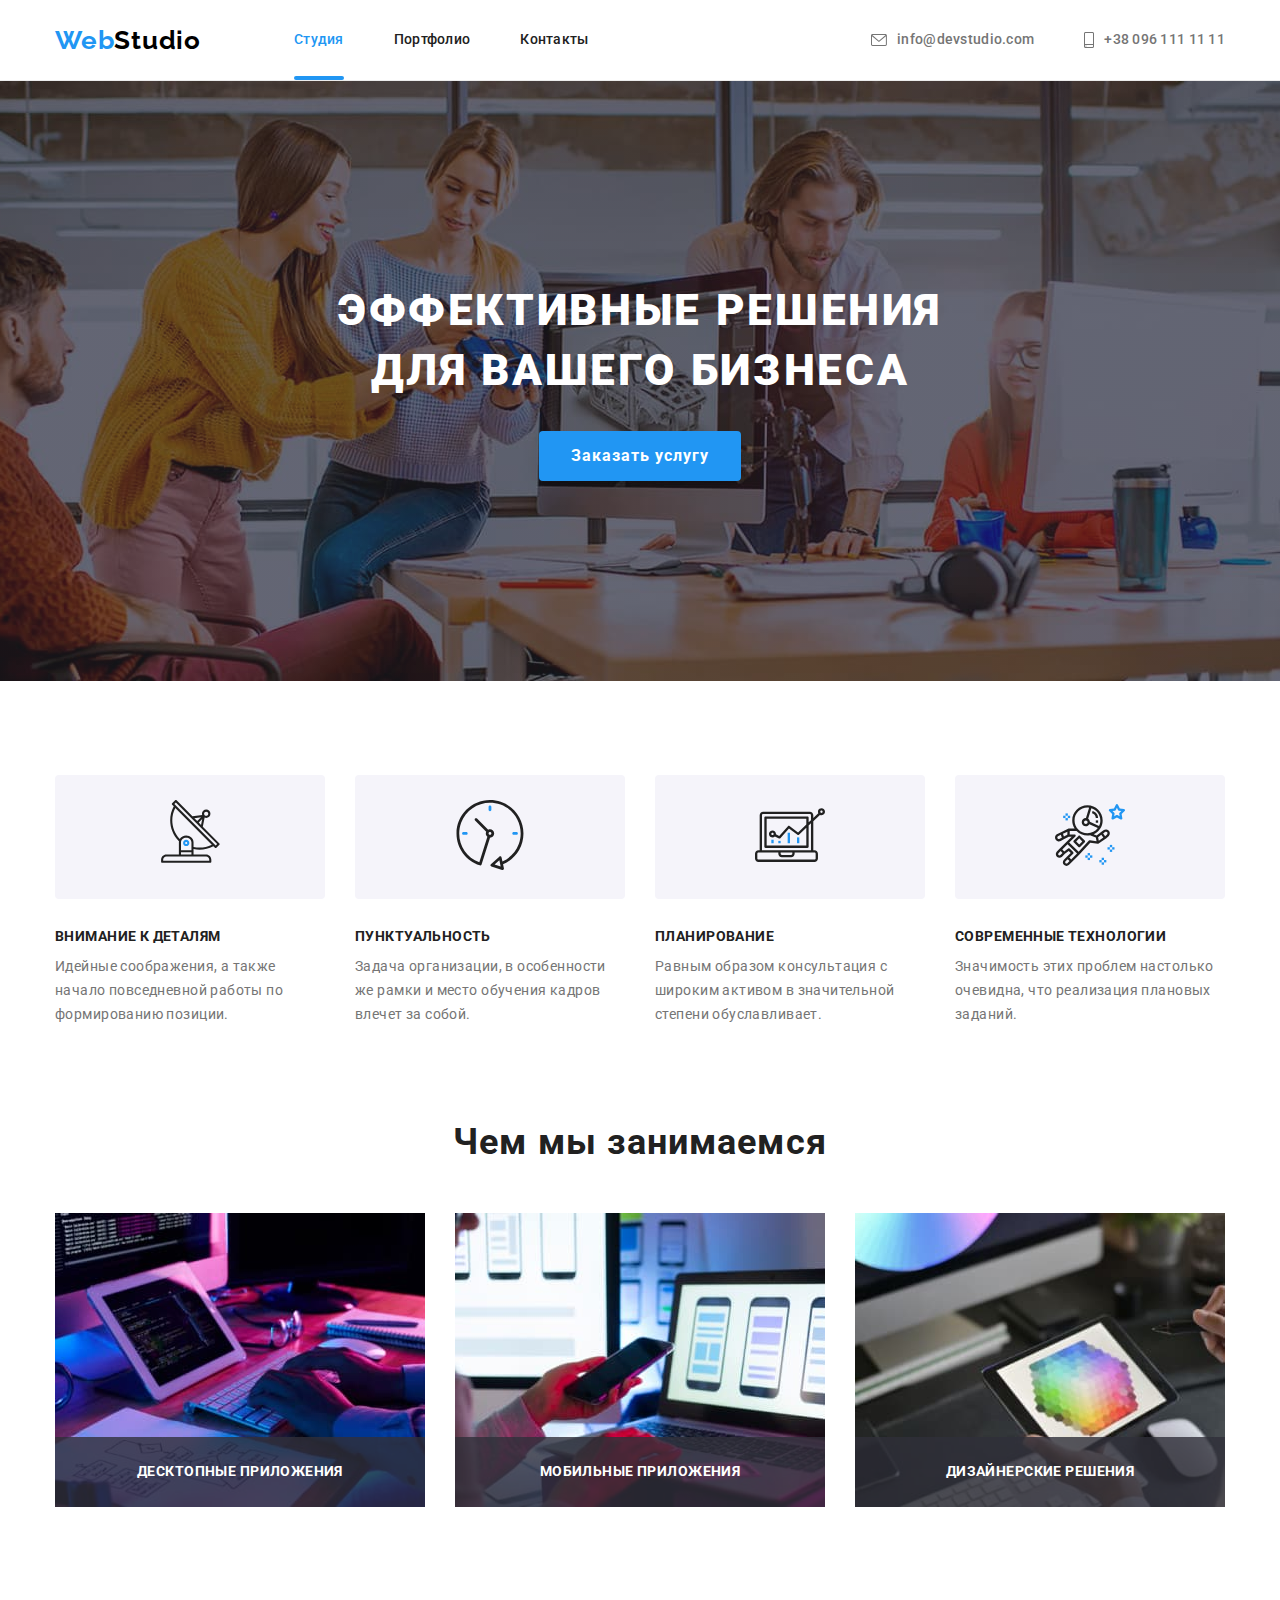
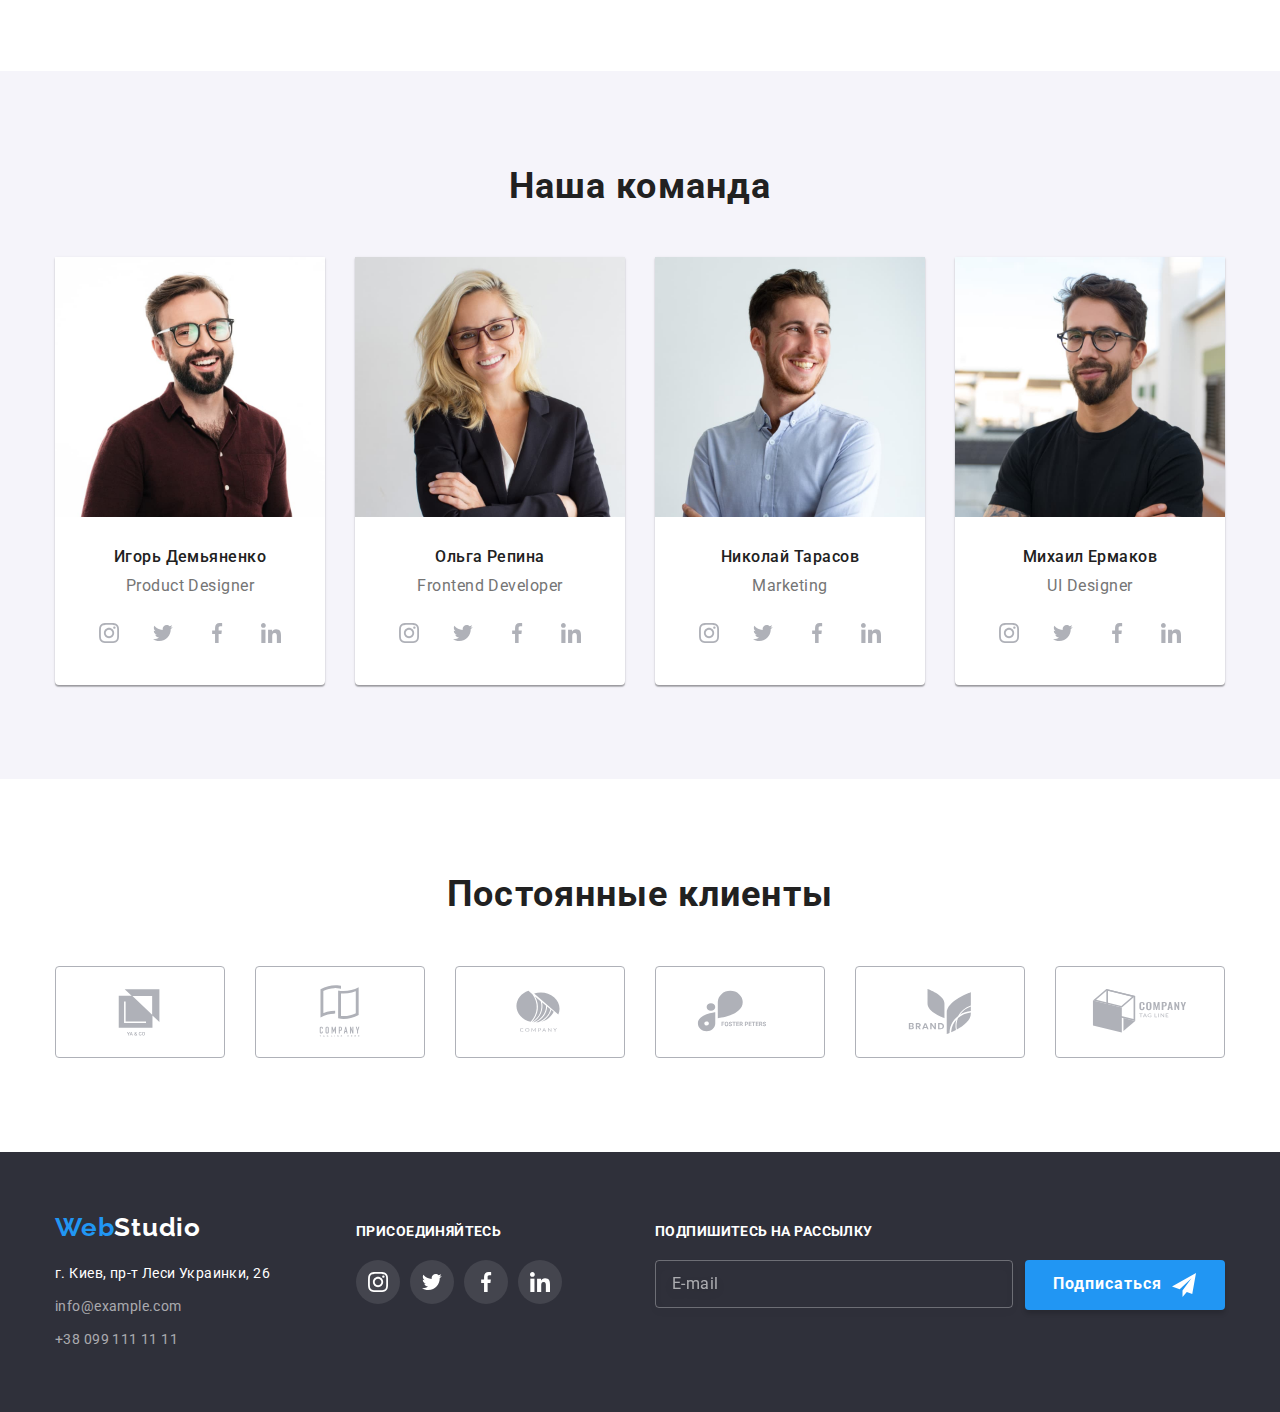
<file: index.html>
<!DOCTYPE html>
<html lang="ru">
  <head>
    <meta charset="UTF-8" />
    <meta http-equiv="X-UA-Compatible" content="IE=edge" />
    <meta name="viewport" content="width=device-width, initial-scale=1.0" />
    <title>Студия</title>
    <link rel="preconnect" href="https://fonts.googleapis.com" />
    <link rel="preconnect" href="https://fonts.gstatic.com" crossorigin />
    <link
      href="https://fonts.googleapis.com/css2?family=Raleway:wght@700&family=Roboto:wght@400;500;700;900&display=swap"
      rel="stylesheet"
    />
    <link
      rel="stylesheet"
      href="https://cdnjs.cloudflare.com/ajax/libs/modern-normalize/1.1.0/modern-normalize.min.css"
    />
    <link rel="stylesheet" href="./css/main.min.css" />
  </head>
  <body>
    <header class="header">
      <div class="container">
        <nav class="header__nav">
          <a class="header__logo header__logo_theme_blue" href="./index.html" lang="en"
            >Web<span class="header__logo_theme_dark">Studio</span></a
          >
          <ul class="header__nav-list">
            <li class="header__nav-item">
              <a href="./index.html" class="header__nav-link current">Студия</a>
            </li>
            <li class="header__nav-item">
              <a href="./portfolio.html" class="header__nav-link">Портфолио</a>
            </li>
            <li class="item">
              <a href="" class="header__nav-link">Контакты</a>
            </li>
          </ul>
        </nav>
        <ul class="header__contacts header__nav-list">
          <li class="header__contacts-list">
            <a class="header__contacts-item" href="mailto:info@devstudio.com">
              <svg class="header__contacts-icon-email" width="16" height="12">
                <use href="./images/sprite.svg#icon-email"></use>
              </svg>
              info@devstudio.com</a
            >
          </li>
          <li class="header__contacts-list">
            <a class="header__contacts-item" href="tel:+380961111111">
              <svg class="header__contacts-icon-tel" width="10" height="16">
                <use href="./images/sprite.svg#icon-smartphone"></use>
              </svg>
              +38 096 111 11 11</a
            >
          </li>
        </ul>
      </div>
    </header>
    <main>
      <section class="hero hero__overlay">
        <div class="container">
          <h1 class="hero__title">
            Эффективные решения <span class="indent">для вашего бизнеса</span>
          </h1>
          <button class="hero__btn" type="button" data-modal-open>Заказать услугу</button>
          <div class="backdrop is-hidden" data-modal>
            <div class="modal">
              <button data-modal-close class="modal-icon-close">
                <svg width="11" height="11  ">
                  <use class="" href="./images/sprite.svg#icon-close-black"></use>
                </svg>
              </button>
              <form class="contact-form-wrapper">
                <b class="contact-form-title">Оставьте свои данные, мы вам перезвоним</b>
                <label class="contact-form-type"
                  >Имя
                  <span class="contact-form-input-wrapper">
                    <input
                      type="text"
                      name="user_name"
                      class="contact-form-input"
                      required
                      minlength="2"
                      pattern="^[а-яА-Яа-яА-Яa-zA-Z]+\s[а-яА-Яа-яА-Яa-zA-Z]+$"
                    />
                    <svg class="contact-form-icon" width="18" height="18">
                      <use href="./images/sprite.svg#icon-person-black-18dp"></use>
                    </svg>
                  </span>
                </label>
                <label class="contact-form-type"
                  >Телефон
                  <span class="contact-form-input-wrapper">
                    <input
                      type="tel"
                      name="user_phone"
                      class="contact-form-input"
                      required
                      pattern="[0-9]{3}-[0-9]{3}-[0-9]{2}-[0-9]{2}"
                      title="066-xxx-xx-xx"
                    />
                    <svg class="contact-form-icon" width="18" height="18">
                      <use href="./images/sprite.svg#icon-phone-black-18dp"></use>
                    </svg>
                  </span>
                </label>
                <label class="contact-form-type"
                  >Почта
                  <span class="contact-form-input-wrapper">
                    <input type="email" name="user_email" class="contact-form-input" required />
                    <svg class="contact-form-icon" width="18" height="18">
                      <use href="./images/sprite.svg#icon-email-black-18dp"></use>
                    </svg>
                  </span>
                </label>
                <label for="user-confirm" class="contact-form-type">Комментарий</label>
                <textarea
                  name="user_message"
                  class="contact-form-input-message"
                  placeholder="Введите текст"
                ></textarea>
                <span class="confirmation-wrapper">
                  <input
                    type="checkbox"
                    name="user_confirmation"
                    required
                    id="user-confirm"
                    class="contact-form-checkbox visually-hidden"
                  />
                  <label for="user-confirm" class="contact-form-confirm">
                    Соглашаюсь с рассылкой и принимаю
                    <a href="" class="contact-form-confirm-link">Условия договора</a></label
                  >
                </span>

                <button type="submit" class="contact-form-btn">Отправить</button>
              </form>
            </div>
          </div>
        </div>
      </section>
      <section class="features features__section">
        <div class="container">
          <h2 class="section-title visually-hidden">Особенности</h2>
          <ul class="features__list">
            <li class="features__item">
              <div class="features__icon">
                <svg class="features__icon-item" width="70" height="70">
                  <use href="./images/sprite.svg#icon-antenna"></use>
                </svg>
              </div>
              <h3 class="features__title">Внимание к деталям</h3>
              <p class="features__description">
                Идейные соображения, а также начало повседневной работы по формированию позиции.
              </p>
            </li>
            <li class="features__item">
              <div class="features__icon">
                <svg class="features__icon-item" width="70" height="70">
                  <use href="./images/sprite.svg#icon-clock"></use>
                </svg>
              </div>
              <h3 class="features__title">Пунктуальность</h3>
              <p class="features__description">
                Задача организации, в особенности же рамки и место обучения кадров влечет за собой.
              </p>
            </li>
            <li class="features__item">
              <div class="features__icon">
                <svg class="features__icon-item" width="70" height="70">
                  <use href="./images/sprite.svg#icon-diagram"></use>
                </svg>
              </div>
              <h3 class="features__title">Планирование</h3>
              <p class="features__description">
                Равным образом консультация с широким активом в значительной степени обуславливает.
              </p>
            </li>
            <li class="features__item">
              <div class="features__icon">
                <svg class="features__icon-item" width="70" height="70">
                  <use href="./images/sprite.svg#icon-astronaut"></use>
                </svg>
              </div>
              <h3 class="features__title">Современные технологии</h3>
              <p class="features__description">
                Значимость этих проблем настолько очевидна, что реализация плановых заданий.
              </p>
            </li>
          </ul>
        </div>
      </section>
      <section class="our-work section">
        <div class="container">
          <h2 class="section-title">Чем мы занимаемся</h2>
          <ul class="our-work__list">
            <li class="our-work__item">
              <div class="our-work__img-wrapper">
                <img
                  src="./images/about-img-1.jpeg"
                  alt="Декстопные приложения"
                  width="370"
                  height="294"
                />
                <p class="our-work__img-wrapper-item">Десктопные приложения</p>
              </div>
            </li>
            <li class="our-work__item">
              <div class="our-work__img-wrapper">
                <img
                  src="./images/about-img-2.jpeg"
                  alt="Мобильные приложения"
                  width="370"
                  height="294"
                />
                <p class="our-work__img-wrapper-item">Мобильные приложения</p>
              </div>
            </li>
            <li class="our-work__item">
              <div class="our-work__img-wrapper">
                <img
                  src="./images/about-img-3.jpeg"
                  alt="Дизайнерские решения"
                  width="370"
                  height="294"
                />
                <p class="our-work__img-wrapper-item">Дизайнерские решения</p>
              </div>
            </li>
          </ul>
        </div>
      </section>
      <section class="team section">
        <div class="container">
          <h2 class="section-title">Наша команда</h2>
          <ul class="team__list">
            <li class="team__card team__card-item">
              <img src="./images/team-img-1.jpeg" alt="Игорь Демьяненко" width="270" height="260" />
              <div class="team__wrapper">
                <h3 class="team__item-title">Игорь Демьяненко</h3>
                <p class="team__item-description" lang="en">Product Designer</p>
                <ul class="team__social">
                  <li class="team__social-item">
                    <a class="team__social-link" href="/">
                      <svg width="20" height="20">
                        <use class="" href="./images/sprite.svg#icon-instagram"></use>
                      </svg>
                    </a>
                  </li>
                  <li class="team__social-item">
                    <a class="team__social-link" href="/">
                      <svg width="20" height="20">
                        <use href="./images/sprite.svg#icon-twitter"></use>
                      </svg>
                    </a>
                  </li>
                  <li class="team__social-item">
                    <a class="team__social-link" href="/">
                      <svg width="20" height="20">
                        <use href="./images/sprite.svg#icon-facebook"></use>
                      </svg>
                    </a>
                  </li>
                  <li class="team__social-item">
                    <a class="team__social-link" href="/">
                      <svg width="20" height="20">
                        <use href="./images/sprite.svg#icon-linkedin"></use>
                      </svg>
                    </a>
                  </li>
                </ul>
              </div>
            </li>
            <li class="team__card team__card-item">
              <img src="./images/team-img-2.jpeg" alt="Ольга Репина" width="270" height="260" />
              <div class="team__wrapper">
                <h3 class="team__item-title">Ольга Репина</h3>
                <p class="team__item-description" lang="en">Frontend Developer</p>
                <ul class="team__social">
                  <li class="team__social-item">
                    <a class="team__social-link" href="/">
                      <svg width="20" height="20">
                        <use class="" href="./images/sprite.svg#icon-instagram"></use>
                      </svg>
                    </a>
                  </li>
                  <li class="team__social-item">
                    <a class="team__social-link" href="/">
                      <svg width="20" height="20">
                        <use href="./images/sprite.svg#icon-twitter"></use>
                      </svg>
                    </a>
                  </li>
                  <li class="team__social-item">
                    <a class="team__social-link" href="/">
                      <svg width="20" height="20">
                        <use href="./images/sprite.svg#icon-facebook"></use>
                      </svg>
                    </a>
                  </li>
                  <li class="team__social-item">
                    <a class="team__social-link" href="/">
                      <svg width="20" height="20">
                        <use href="./images/sprite.svg#icon-linkedin"></use>
                      </svg>
                    </a>
                  </li>
                </ul>
              </div>
            </li>
            <li class="team__card team__card-item">
              <img src="./images/team-img-3.jpeg" alt="Николай Тарасов" width="270" height="260" />
              <div class="team__wrapper">
                <h3 class="team__item-title">Николай Тарасов</h3>
                <p class="team__item-description" lang="en">Marketing</p>
                <ul class="team__social">
                  <li class="team__social-item">
                    <a class="team__social-link" href="/">
                      <svg width="20" height="20">
                        <use class="" href="./images/sprite.svg#icon-instagram"></use>
                      </svg>
                    </a>
                  </li>
                  <li class="team__social-item">
                    <a class="team__social-link" href="/">
                      <svg width="20" height="20">
                        <use href="./images/sprite.svg#icon-twitter"></use>
                      </svg>
                    </a>
                  </li>
                  <li class="team__social-item">
                    <a class="team__social-link" href="/">
                      <svg width="20" height="20">
                        <use href="./images/sprite.svg#icon-facebook"></use>
                      </svg>
                    </a>
                  </li>
                  <li class="team__social-item">
                    <a class="team__social-link" href="/">
                      <svg width="20" height="20">
                        <use href="./images/sprite.svg#icon-linkedin"></use>
                      </svg>
                    </a>
                  </li>
                </ul>
              </div>
            </li>
            <li class="team__card team__card-item">
              <img src="./images/team-img-4.jpeg" alt="Михаил Ермаков" width="270" height="260" />
              <div class="team__wrapper">
                <h3 class="team__item-title">Михаил Ермаков</h3>
                <p class="team__item-description" lang="en">UI Designer</p>
                <ul class="team__social">
                  <li class="team__social-item">
                    <a class="team__social-link" href="/">
                      <svg width="20" height="20">
                        <use class="" href="./images/sprite.svg#icon-instagram"></use>
                      </svg>
                    </a>
                  </li>
                  <li class="team__social-item">
                    <a class="team__social-link" href="/">
                      <svg width="20" height="20">
                        <use href="./images/sprite.svg#icon-twitter"></use>
                      </svg>
                    </a>
                  </li>
                  <li class="team__social-item">
                    <a class="team__social-link" href="/">
                      <svg width="20" height="20">
                        <use href="./images/sprite.svg#icon-facebook"></use>
                      </svg>
                    </a>
                  </li>
                  <li class="team__social-item">
                    <a class="team__social-link" href="/">
                      <svg width="20" height="20">
                        <use href="./images/sprite.svg#icon-linkedin"></use>
                      </svg>
                    </a>
                  </li>
                </ul>
              </div>
            </li>
          </ul>
        </div>
      </section>
      <section class="clients section">
        <div class="container">
          <h2 class="section-title">Постоянные клиенты</h2>
          <ul class="clients__list">
            <li class="clients__item">
              <svg width="106" height="60">
                <use href="./images/sprite.svg#icon-client-ya-co"></use>
              </svg>
            </li>
            <li class="clients__item">
              <svg width="106" height="60">
                <use href="./images/sprite.svg#icon-client-tagline-here"></use>
              </svg>
            </li>
            <li class="clients__item">
              <svg width="106" height="60">
                <use href="./images/sprite.svg#icon-client-company"></use>
              </svg>
            </li>
            <li class="clients__item">
              <svg width="106" height="60">
                <use href="./images/sprite.svg#icon-client-foster-peters"></use>
              </svg>
            </li>
            <li class="clients__item">
              <svg width="106" height="60">
                <use href="./images/sprite.svg#icon-client-brand"></use>
              </svg>
            </li>
            <li class="clients__item">
              <svg width="106" height="60">
                <use href="./images/sprite.svg#icon-client-tag-line"></use>
              </svg>
            </li>
          </ul>
        </div>
      </section>
    </main>
    <footer class="footer">
      <div class="footer__section container">
        <div class="footer__address-section">
          <a class="footer__logo footer__logo_theme_blue" href="./index.html" lang="en"
            >Web<span class="footer__logo_theme_light">Studio</span></a
          >
          <address>
            <ul>
              <li>
                <p class="footer__address">г. Киев, пр-т Леси Украинки, 26</p>
              </li>
              <li class="footer__contacts-list">
                <a class="footer__contacts-item" href="mailto:info@example.com">info@example.com</a>
              </li>
              <li class="footer__contacts-list">
                <a class="footer__contacts-item" href="tel:+380991111111">+38 099 111 11 11</a>
              </li>
            </ul>
          </address>
        </div>
        <div class="footer__social-section">
          <h3 class="footer__section-title">присоединяйтесь</h3>
          <ul class="footer__social-list">
            <li class="footer__social-item">
              <a class="footer__social-link" href="/">
                <svg width="20" height="20">
                  <use class="" href="./images/sprite.svg#icon-instagram"></use>
                </svg>
              </a>
            </li>
            <li class="footer__social-item">
              <a class="footer__social-link" href="/">
                <svg width="20" height="20">
                  <use href="./images/sprite.svg#icon-twitter"></use>
                </svg>
              </a>
            </li>
            <li class="footer__social-item">
              <a class="footer__social-link" href="/">
                <svg width="20" height="20">
                  <use href="./images/sprite.svg#icon-facebook"></use>
                </svg>
              </a>
            </li>
            <li class="footer__social-item">
              <a class="footer__social-link" href="/">
                <svg width="20" height="20">
                  <use href="./images/sprite.svg#icon-linkedin"></use>
                </svg>
              </a>
            </li>
          </ul>
        </div>
        <div class="footer__contact-form">
          <p class="footer__section-title">Подпишитесь на рассылку</p>
          <form class="footer__contact-form-wrapper">
            <input
              type="email"
              name="user_email_news"
              class="footer__contact-form-news"
              required
              minlength="2"
              placeholder="E-mail"
            />
            <button type="submit" class="footer__contact-form-btn">
              Подписаться
              <svg class="footer__contact-form-icon" width="24px" height="24px">
                <use href="./images/sprite.svg#icon-icon-send"></use>
              </svg>
            </button>
          </form>
        </div>
      </div>
    </footer>
    <script src="./js/modal.js"></script>
  </body>
</html>
</file>
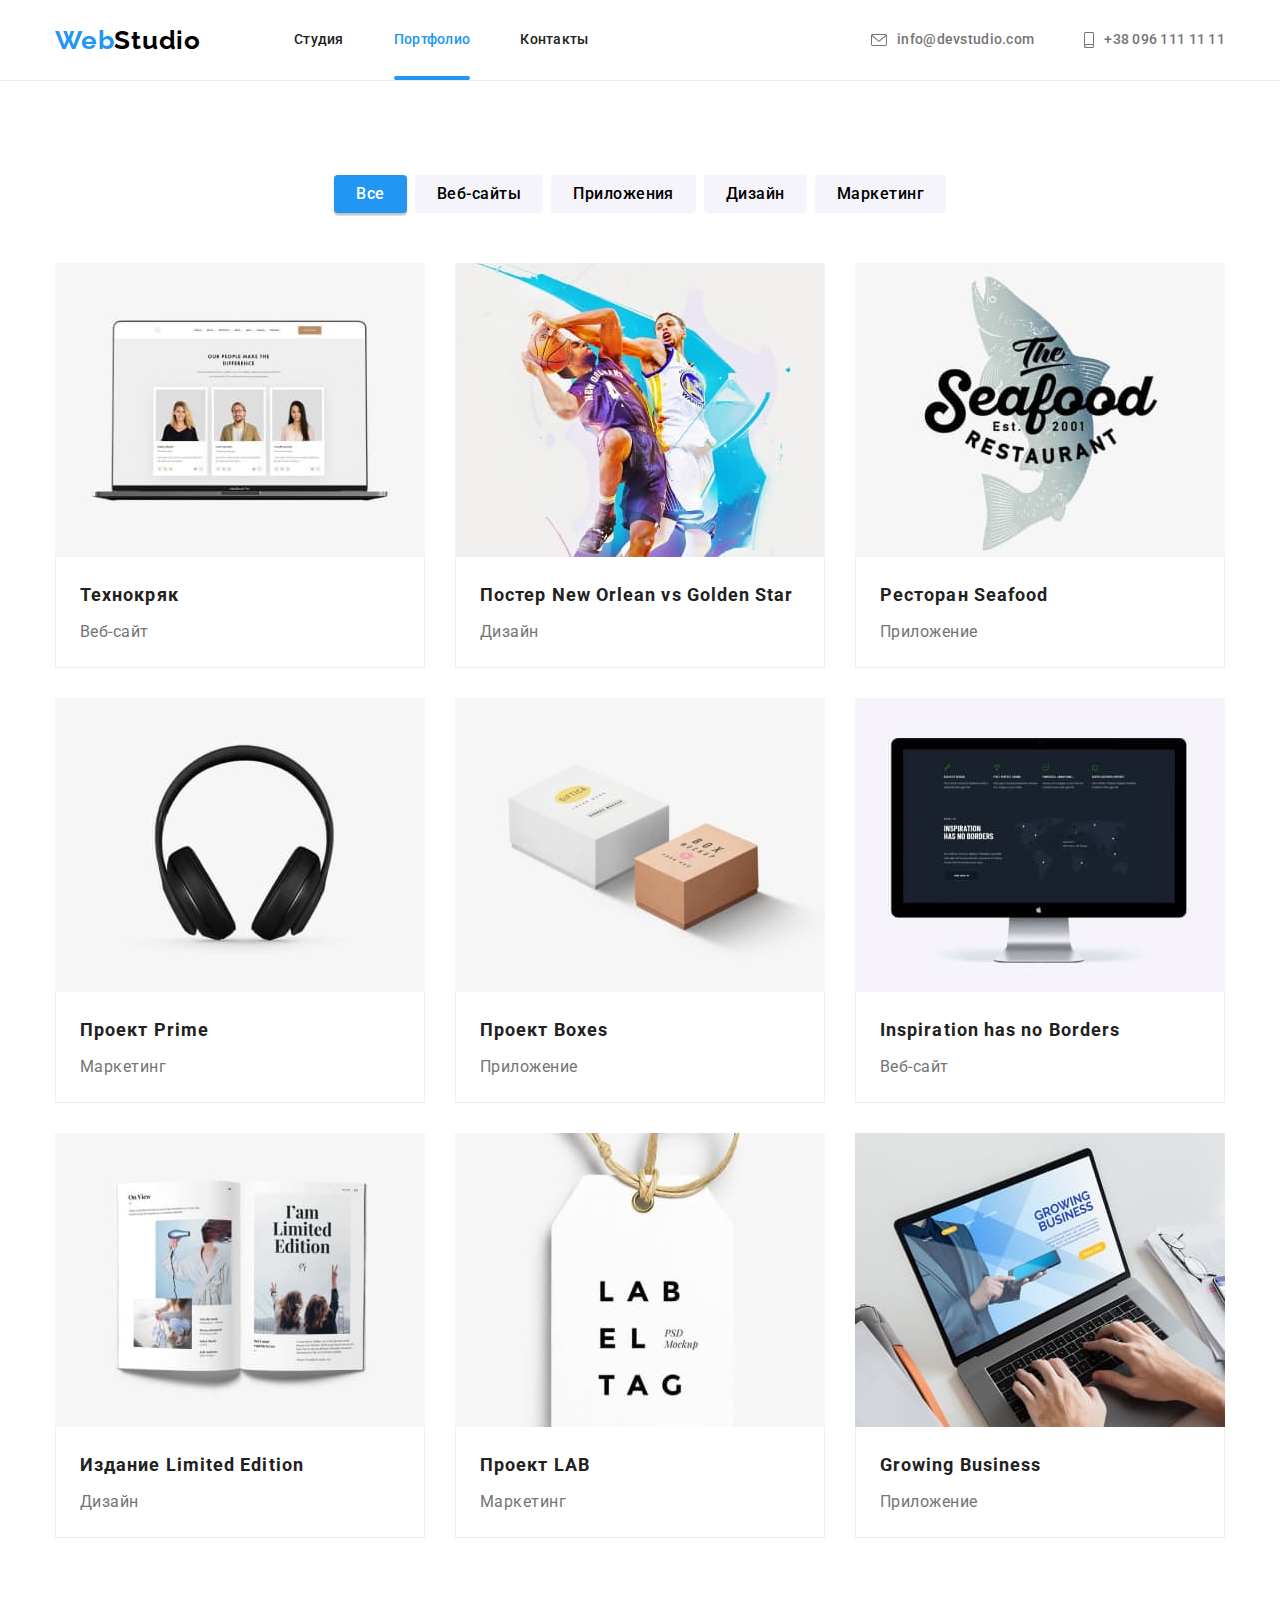
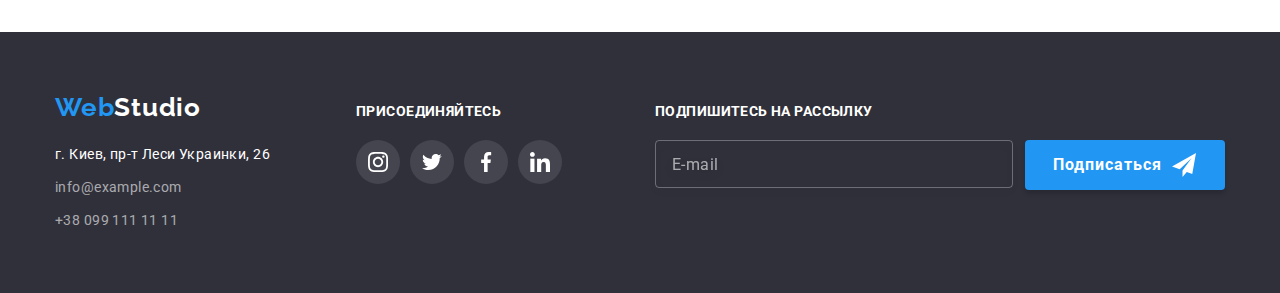
<file: portfolio.html>
<!DOCTYPE html>
<html lang="ru">
  <head>
    <meta charset="UTF-8" />
    <meta http-equiv="X-UA-Compatible" content="IE=edge" />
    <meta name="viewport" content="width=device-width, initial-scale=1.0" />
    <title>Портфолио</title>
    <link rel="preconnect" href="https://fonts.googleapis.com" />
    <link rel="preconnect" href="https://fonts.gstatic.com" crossorigin />
    <link
      href="https://fonts.googleapis.com/css2?family=Raleway:wght@700&family=Roboto:wght@400;500;700;900&display=swap"
      rel="stylesheet"
    />
    <link
      rel="stylesheet"
      href="https://cdnjs.cloudflare.com/ajax/libs/modern-normalize/1.1.0/modern-normalize.min.css"
    />
    <link rel="stylesheet" href="./css/main.min.css" />
  </head>
  <body>
    <header class="header">
      <div class="container">
        <nav class="header__nav">
          <a class="header__logo header__logo_theme_blue" href="./index.html" lang="en"
            >Web<span class="header__logo_theme_dark">Studio</span></a
          >
          <ul class="header__nav-list">
            <li class="header__nav-item">
              <a href="./index.html" class="header__nav-link">Студия</a>
            </li>
            <li class="header__nav-item">
              <a href="./portfolio.html" class="header__nav-link current">Портфолио</a>
            </li>
            <li class="item">
              <a href="" class="header__nav-link">Контакты</a>
            </li>
          </ul>
        </nav>
        <ul class="header__contacts header__nav-list">
          <li class="header__contacts-list">
            <a class="header__contacts-item" href="mailto:info@devstudio.com">
              <svg class="header__contacts-icon-email" width="16" height="12">
                <use href="./images/sprite.svg#icon-email"></use>
              </svg>
              info@devstudio.com</a
            >
          </li>
          <li class="header__contacts-list">
            <a class="header__contacts-item" href="tel:+380961111111">
              <svg class="header__contacts-icon-tel" width="10" height="16">
                <use href="./images/sprite.svg#icon-smartphone"></use>
              </svg>
              +38 096 111 11 11</a
            >
          </li>
        </ul>
      </div>
    </header>
    <main>
      <section class="section-portfolio section">
        <div class="container">
          <h1 class="section-title visually-hidden">Наши работы</h1>
          <ul class="portfolio-btn section-ul">
            <li class="portfolio-btn__list">
              <button class="portfolio-btn__item active" type="button">Все</button>
            </li>
            <li class="portfolio-btn__list">
              <button class="portfolio-btn__item" type="button">Веб-сайты</button>
            </li>
            <li class="portfolio-btn__list">
              <button class="portfolio-btn__item" type="button">Приложения</button>
            </li>
            <li class="portfolio-btn__list">
              <button class="portfolio-btn__item" type="button">Дизайн</button>
            </li>
            <li class="portfolio-btn__list">
              <button class="portfolio-btn__item" type="button">Маркетинг</button>
            </li>
          </ul>
          <ul class="portfolio-card">
            <li class="portfolio-card__list item">
              <a href="" class="portfolio-card__link">
                <div class="portfolio-card__overlay">
                  <img
                    class="portfolio-card__image"
                    src="./images/portfolio-img-1.jpeg"
                    alt="Веб-сайт Технокряк"
                    width="370"
                  />
                  <p class="portfolio-card__overlay-item">
                    Технокряк это современная площадка распространения коронавируса. Компании
                    используют эту платформу для цифрового шпионажа и атак на защищённые сервера
                    конкурентов.
                  </p>
                </div>
                <div class="portfolio-card__wrapper">
                  <h2 class="portfolio-card__title">Технокряк</h2>
                  <p class="portfolio-card__description">Веб-сайт</p>
                </div>
              </a>
            </li>
            <li class="portfolio-card__list item">
              <a href="" class="portfolio-card__link">
                <div class="portfolio-card__overlay">
                  <img
                    class="portfolio-card__image-card"
                    src="./images/portfolio-img-2.jpeg"
                    alt="Постер Новый Орлеан против Золотой Звезды"
                    width="370"
                  />
                  <p class="portfolio-card__overlay-item">
                    Технокряк это современная площадка распространения коронавируса. Компании
                    используют эту платформу для цифрового шпионажа и атак на защищённые сервера
                    конкурентов.
                  </p>
                </div>
                <div class="portfolio-card__wrapper">
                  <h2 class="portfolio-card__title">
                    Постер <span lang="en">New Orlean vs Golden Star</span>
                  </h2>
                  <p class="portfolio-card__description">Дизайн</p>
                </div>
              </a>
            </li>
            <li class="portfolio-card__list item">
              <a href="" class="portfolio-card__link">
                <div class="portfolio-card__overlay">
                  <img
                    class="portfolio-card__image-card"
                    src="./images/portfolio-img-3.jpeg"
                    alt="Ресторан Сифуд"
                    width="370"
                  />
                  <p class="portfolio-card__overlay-item">
                    Технокряк это современная площадка распространения коронавируса. Компании
                    используют эту платформу для цифрового шпионажа и атак на защищённые сервера
                    конкурентов.
                  </p>
                </div>
                <div class="portfolio-card__wrapper">
                  <h2 class="portfolio-card__title">Ресторан <span lang="en">Seafood</span></h2>
                  <p class="portfolio-card__description">Приложение</p>
                </div>
              </a>
            </li>
            <li class="portfolio-card__list item">
              <a href="" class="portfolio-card__link">
                <div class="portfolio-card__overlay">
                  <img
                    class="portfolio-card__image-card"
                    src="./images/portfolio-img-4.jpeg"
                    alt="Проект Прайм"
                    width="370"
                  />
                  <p class="portfolio-card__overlay-item">
                    Технокряк это современная площадка распространения коронавируса. Компании
                    используют эту платформу для цифрового шпионажа и атак на защищённые сервера
                    конкурентов.
                  </p>
                </div>
                <div class="portfolio-card__wrapper">
                  <h2 class="portfolio-card__title">Проект <span lang="en">Prime</span></h2>
                  <p class="portfolio-card__description">Маркетинг</p>
                </div>
              </a>
            </li>
            <li class="portfolio-card__list item">
              <a href="" class="portfolio-card__link">
                <div class="portfolio-card__overlay">
                  <img
                    class="portfolio-card__image-card"
                    src="./images/portfolio-img-5.jpeg"
                    alt="Проект Боксес"
                    width="370"
                  />
                  <p class="portfolio-card__overlay-item">
                    Технокряк это современная площадка распространения коронавируса. Компании
                    используют эту платформу для цифрового шпионажа и атак на защищённые сервера
                    конкурентов.
                  </p>
                </div>
                <div class="portfolio-card__wrapper">
                  <h2 class="portfolio-card__title">Проект <span lang="en">Boxes</span></h2>
                  <p class="portfolio-card__description">Приложение</p>
                </div>
              </a>
            </li>
            <li class="portfolio-card__list item">
              <a href="" class="portfolio-card__link">
                <div class="portfolio-card__overlay">
                  <img
                    class="portfolio-card__image-card"
                    src="./images/portfolio-img-6.jpeg"
                    alt="Веб-сайт Вдохновение не имеет границ"
                    width="370"
                  />
                  <p class="portfolio-card__overlay-item">
                    Технокряк это современная площадка распространения коронавируса. Компании
                    используют эту платформу для цифрового шпионажа и атак на защищённые сервера
                    конкурентов.
                  </p>
                </div>
                <div class="portfolio-card__wrapper">
                  <h2 class="portfolio-card__title" lang="en">Inspiration has no Borders</h2>
                  <p class="portfolio-card__description">Веб-сайт</p>
                </div>
              </a>
            </li>
            <li class="portfolio-card__list item">
              <a href="" class="portfolio-card__link">
                <div class="portfolio-card__overlay">
                  <img
                    class="portfolio-card__image-card"
                    src="./images/portfolio-img-7.jpeg"
                    alt="Издание Лимитед Эдишн"
                    width="370"
                  />
                  <p class="portfolio-card__overlay-item">
                    Технокряк это современная площадка распространения коронавируса. Компании
                    используют эту платформу для цифрового шпионажа и атак на защищённые сервера
                    конкурентов.
                  </p>
                </div>
                <div class="portfolio-card__wrapper">
                  <h2 class="portfolio-card__title">
                    Издание <span lang="en">Limited Edition</span>
                  </h2>
                  <p class="portfolio-card__description">Дизайн</p>
                </div>
              </a>
            </li>
            <li class="portfolio-card__list item">
              <a href="" class="portfolio-card__link">
                <div class="portfolio-card__overlay">
                  <img
                    class="portfolio-card__image-card"
                    src="./images/portfolio-img-8.jpeg"
                    alt="Проект ЛАБ"
                    width="370"
                  />
                  <p class="portfolio-card__overlay-item">
                    Технокряк это современная площадка распространения коронавируса. Компании
                    используют эту платформу для цифрового шпионажа и атак на защищённые сервера
                    конкурентов.
                  </p>
                </div>
                <div class="portfolio-card__wrapper">
                  <h2 class="portfolio-card__title">Проект <span lang="en">LAB</span></h2>
                  <p class="portfolio-card__description">Маркетинг</p>
                </div>
              </a>
            </li>
            <li class="portfolio-card__list item">
              <a href="" class="portfolio-card__link">
                <div class="portfolio-card__overlay">
                  <img
                    class="portfolio-card__image-card"
                    src="./images/portfolio-img-9.jpeg"
                    alt="Приложение Растущий бизнес"
                    width="370"
                  />
                  <p class="portfolio-card__overlay-item">
                    Технокряк это современная площадка распространения коронавируса. Компании
                    используют эту платформу для цифрового шпионажа и атак на защищённые сервера
                    конкурентов.
                  </p>
                </div>
                <div class="portfolio-card__wrapper">
                  <h2 class="portfolio-card__title" lang="en">Growing Business</h2>
                  <p class="portfolio-card__description">Приложение</p>
                </div>
              </a>
            </li>
          </ul>
        </div>
      </section>
    </main>
    <footer class="footer">
      <div class="footer__section container">
        <div class="footer__address-section">
          <a class="footer__logo footer__logo_theme_blue" href="./index.html" lang="en"
            >Web<span class="footer__logo_theme_light">Studio</span></a
          >
          <address>
            <ul>
              <li>
                <p class="footer__address">г. Киев, пр-т Леси Украинки, 26</p>
              </li>
              <li class="footer__contacts-list">
                <a class="footer__contacts-item" href="mailto:info@example.com">info@example.com</a>
              </li>
              <li class="footer__contacts-list">
                <a class="footer__contacts-item" href="tel:+380991111111">+38 099 111 11 11</a>
              </li>
            </ul>
          </address>
        </div>
        <div class="footer__social-section">
          <h3 class="footer__section-title">присоединяйтесь</h3>
          <ul class="footer__social-list">
            <li class="footer__social-item">
              <a class="footer__social-link" href="/">
                <svg width="20" height="20">
                  <use class="" href="./images/sprite.svg#icon-instagram"></use>
                </svg>
              </a>
            </li>
            <li class="footer__social-item">
              <a class="footer__social-link" href="/">
                <svg width="20" height="20">
                  <use href="./images/sprite.svg#icon-twitter"></use>
                </svg>
              </a>
            </li>
            <li class="footer__social-item">
              <a class="footer__social-link" href="/">
                <svg width="20" height="20">
                  <use href="./images/sprite.svg#icon-facebook"></use>
                </svg>
              </a>
            </li>
            <li class="footer__social-item">
              <a class="footer__social-link" href="/">
                <svg width="20" height="20">
                  <use href="./images/sprite.svg#icon-linkedin"></use>
                </svg>
              </a>
            </li>
          </ul>
        </div>
        <div class="footer__contact-form">
          <p class="footer__section-title">Подпишитесь на рассылку</p>
          <form class="footer__contact-form-wrapper">
            <input
              type="email"
              name="user_email_news"
              class="footer__contact-form-news"
              required
              minlength="2"
              placeholder="E-mail"
            />
            <button type="submit" class="footer__contact-form-btn">
              Подписаться
              <svg class="footer__contact-form-icon" width="24px" height="24px">
                <use href="./images/sprite.svg#icon-icon-send"></use>
              </svg>
            </button>
          </form>
        </div>
      </div>
    </footer>
  </body>
</html>
</file>
<file: css/main.min.css>
:root{--main-background-color: #ffffff;--secondary-background-color: #f5f4fa;--portfolio-buttons-color: #f5f4fa;--main-light-color: #ffffff;--main-text-color: #212121;--secondary-text-color: #757575;--main-accent-color: #2196f3;--secondary-accent-color: #188ce8;--hero-footer-background: #2f303a;--portffolio-background: #eeeeee;--hero-overlay: rgba(47, 48, 58, 0.4);--header-border-bottom: #ececec;--logo-dark-color: #000000;--team-social-icons: #afb1b8}.visually-hidden{position:absolute;width:1px;height:1px;margin:-1px;padding:0;border:0;white-space:nowrap;clip-path:inset(100%);clip:rect(0 0 0 0);overflow:hidden}.indent{display:block}body{font-family:Roboto, sans-serif;font-style:normal;font-weight:normal;color:var(--main-text-color);background-color:var(--main-background-color)}h1,h2,h3,h4,h5,h6,p{margin:0}img{display:block}ul,ol{margin:0;padding:0;list-style:none}a{text-decoration:none}img{display:block}address{font-style:normal}.section{padding-top:94px;padding-bottom:94px}.container{width:1200px;margin:0 auto;padding-right:15px;padding-left:15px}.header__logo_theme_blue,.footer__logo_theme_blue{margin:0;padding:0;font-family:Raleway, sans-serif;font-weight:bold;font-size:26px;line-height:1.19;letter-spacing:0.03em;color:var(--main-accent-color)}.header__logo_theme_dark{color:var(--logo-dark-color)}.footer__logo_theme_light{margin-bottom:20px;color:var(--main-light-color)}.backdrop{position:fixed;top:0;left:0;z-index:1;width:100%;height:100%;background:rgba(0,0,0,0.2);opacity:1;visibility:visible;transition:opacity 250ms cubic-bezier(0.4, 0, 0.2, 1),visibility 250ms cubic-bezier(0.4, 0, 0.2, 1)}.backdrop.is-hidden{opacity:0;visibility:hidden;pointer-events:none}.backdrop.is-hidden .modal{transform:translate(50%, -50%) scale(0.1)}.modal{position:absolute;top:50%;right:50%;width:528px;background:var(--main-background-color);border-radius:4px;box-shadow:0px 1px 3px rgba(0,0,0,0.12),0px 1px 1px rgba(0,0,0,0.14),0px 2px 1px rgba(0,0,0,0.2);transform:translate(50%, -50%) scale(1);transition:transform 250ms cubic-bezier(0.4, 0, 0.2, 1)}.modal-icon-close{position:absolute;top:8px;right:8px;display:flex;justify-content:center;align-items:center;width:30px;height:30px;background:var(--main-background-color);border:1px solid rgba(0,0,0,0.1);border-radius:50%;cursor:pointer;transition:fill 250ms cubic-bezier(0.4, 0, 0.2, 1)}.modal-icon-close:hover,.modal-icon-close:focus{fill:var(--secondary-accent-color)}.contact-form-title{margin-bottom:12px;font-weight:700;font-size:20px;line-height:1.15;text-align:center;letter-spacing:0.03em;color:var(--main-text-color)}.contact-form-wrapper{padding:40px;text-align:left}.contact-form-input{width:100%;height:38px;padding:12px 12px 12px 42px;font-weight:400;font-size:14px;line-height:1.14;letter-spacing:0.01em;border:1px solid rgba(33,33,33,0.2);border-radius:4px;box-sizing:border-box;transition:border 250ms cubic-bezier(0.4, 0, 0.2, 1)}.contact-form-input:focus,.contact-form-input:hover{border:1px solid var(--main-accent-color);outline:none}.contact-form-input-message{width:100%;height:118px;margin-bottom:20px;padding:12px 16px;font-weight:400;font-size:14px;line-height:1.14;letter-spacing:0.01em;border:1px solid rgba(33,33,33,0.2);box-sizing:border-box;border-radius:4px;resize:none;outline:none;transition:border 250ms cubic-bezier(0.4, 0, 0.2, 1) 0ms}.contact-form-input-message:focus,.contact-form-input-message:hover{border:1px solid var(--main-accent-color)}.contact-form-input-message::placeholder{font-weight:400;font-size:14px;line-height:1.14;letter-spacing:0.01em;color:rgba(117,117,117,0.5)}.confirmation-wrapper{text-align:center}.contact-form-confirm{font-weight:400;font-size:14px;line-height:1.71;letter-spacing:0.03em;color:var(--secondary-text-color)}.contact-form-confirm::before{content:'';display:inline-block;width:16px;height:15px;margin-right:8px;border:2px solid var(--main-text-color);border-radius:4px;cursor:pointer;transition:border 250ms cubic-bezier(0.4, 0, 0.2, 1),border-radius 250ms cubic-bezier(0.4, 0, 0.2, 1)}.contact-form-checkbox:focus+.contact-form-confirm::before,.contact-form-checkbox:hover+.contact-form-confirm::before{border:2px solid var(--main-accent-color);border-radius:4px}.contact-form-checkbox:checked+.contact-form-confirm::before{background-image:url(../images/icon-check.svg);border:0px}.contact-form-checkbox{border-radius:4px}.contact-form-confirm-link{color:var(--main-accent-color)}.contact-form-btn{display:block;width:200px;height:50px;margin-top:30px;margin-right:auto;margin-left:auto;padding:10px 55px;font-weight:700;font-size:16px;line-height:1.88;letter-spacing:0.06em;color:var(--main-light-color);background-color:var(--main-accent-color);box-shadow:0px 4px 4px rgba(0,0,0,0.15);border-radius:4px;border:none;cursor:pointer;transition:background-color 250ms cubic-bezier(0.4, 0, 0.2, 1) 0ms}.contact-form-btn:focus,.contact-form-btn:hover{background-color:var(--secondary-accent-color)}.contact-form-type{display:block;margin-top:12px;margin-bottom:4px;font-weight:400;font-size:12px;line-height:1.17;letter-spacing:0.01em;color:var(--secondary-text-color)}.contact-form-input-wrapper{position:relative;margin-bottom:10px}.contact-form-icon{position:absolute;top:50%;left:12px;display:block;transform:translateY(-50%);transition:fill 250ms cubic-bezier(0.4, 0, 0.2, 1)}.contact-form-input:focus+.contact-form-icon,.contact-form-input:hover+.contact-form-icon{fill:var(--main-accent-color)}.footer__contact-form{margin-left:93px}.footer__contact-form-wrapper{display:flex}.footer__contact-form-news{width:358px;height:48px;padding:15px 16px;font-weight:400;font-size:16px;line-height:1.25;letter-spacing:0.03em;color:var(--main-light-color);background-color:transparent;border:1px solid rgba(255,255,255,0.3);border-radius:4px;box-sizing:border-box;filter:drop-shadow(0px 4px 4px rgba(0,0,0,0.15));outline:none}.footer__contact-form-news::placeholder{font-weight:400;font-size:16px;line-height:1.25;letter-spacing:0.03em;color:rgba(255,255,255,0.6)}.footer__contact-form-btn{display:flex;align-items:center;width:200px;height:50px;margin-left:12px;padding:10px 28px;font-weight:700;font-size:16px;line-height:1.88;letter-spacing:0.06em;color:var(--main-light-color);background:var(--main-accent-color);border:none;border-radius:4px;box-shadow:0px 4px 4px rgba(0,0,0,0.15);cursor:pointer}.footer__contact-form-icon{margin-left:10px}.header{border-bottom:1px solid var(--header-border-bottom)}.header .container{display:flex}.header__nav{display:flex;align-items:center}.header__nav-list{display:flex;margin:0 0 0 93px}.header__nav-list .header__nav-item:not(:last-child){margin-right:50px}.header__nav-link{display:block;padding-top:32px;font-weight:500;font-size:14px;line-height:1.14;letter-spacing:0.02em;color:var(--main-text-color);transition:color 250ms cubic-bezier(0.4, 0, 0.2, 1) 0ms}.header__nav-link:hover,.header__nav-link:focus{color:var(--main-accent-color)}.header__contacts .header__contacts-list+.header__contacts-list{margin-left:50px}.header__contacts{margin-left:auto}.header__contacts-icon-email{width:16px;margin-right:10px}.header__contacts-icon-tel{width:10px;margin-right:10px}.header__contacts-item{display:flex;align-items:center;margin-left:auto;padding-top:32px;padding-bottom:32px;font-weight:500;font-size:14px;line-height:1.14;letter-spacing:0.02em;color:var(--secondary-text-color);fill:var(--secondary-text-color);transition:color 250ms cubic-bezier(0.4, 0, 0.2, 1) 0ms,fill 250ms cubic-bezier(0.4, 0, 0.2, 1) 0ms}.header__contacts-item:hover,.header__contacts-item:focus{color:var(--main-accent-color);fill:var(--main-accent-color)}.current{color:var(--main-accent-color)}.current::after{content:'';display:block;width:100%;height:4px;margin-top:28px;background:var(--main-accent-color);border-radius:2px}.hero{padding:200px 0;text-align:center;background:var(--hero-footer-background)}.hero__overlay{max-width:1600px;min-height:600px;margin:0 auto;background-image:linear-gradient(to right, var(--hero-overlay), var(--hero-overlay)),url(../images/hero-bg-img.jpeg);background-repeat:no-repeat;background-position:center;background-size:cover}.hero__title{margin-bottom:30px;font-weight:900;font-size:44px;line-height:1.36;letter-spacing:0.06em;text-transform:uppercase;color:var(--main-light-color)}.hero__btn{display:inline-block;min-width:200px;padding:10px 32px;font-family:inherit;font-weight:bold;font-size:16px;line-height:1.88;letter-spacing:0.06em;color:var(--main-light-color);background-color:var(--main-accent-color);border:none;border-radius:4px;box-shadow:0px 4px 4px rgba(0,0,0,0.15);cursor:pointer;transition:background-color 250ms cubic-bezier(0.4, 0, 0.2, 1) 0ms}.hero__btn:hover,.hero__btn:focus{background-color:var(--secondary-accent-color)}.features__section{padding-top:94px;padding-bottom:0}.features__list{display:flex;flex-wrap:wrap}.features__list .features__item{width:270px}.features__list .features__item:not(:last-child){margin-right:30px}.features__item .features__icon{width:270px;margin-bottom:30px;padding-top:25px;padding-bottom:25px;background-color:var(--portfolio-buttons-color);border-radius:4px}.features__icon .features__icon-item{width:270px;margin:0 auto}.features__title{margin-top:0;margin-bottom:10px;font-weight:bold;font-size:14px;line-height:1.14;letter-spacing:0.03em;text-transform:uppercase;color:var(--main-text-color)}.features__description{margin-top:0;margin-bottom:0;font-weight:400;font-size:14px;line-height:1.71;letter-spacing:0.03em;color:var(--secondary-text-color)}.our-work__list{display:flex}.our-work__list .our-work__item{flex-basis:calc((100% - 90px) / 3)}.our-work__list .our-work__item:not(:last-child){margin-right:30px}.our-work__img-wrapper{position:relative}.our-work__img-wrapper-item{width:100%;height:70px;padding:27px 80px;font-weight:700;font-size:14px;line-height:1.14;text-align:center;letter-spacing:0.03em;text-transform:uppercase;color:var(--main-light-color);background:rgba(47,48,58,0.8);transform:translateY(-100%)}.team{background-color:var(--secondary-background-color)}.team__list{display:flex;flex-wrap:wrap}.team__list .team__card-item:not(:last-child){margin-right:30px}.team__card{flex-basis:calc((100% - 120px) / 4);background:var(--main-light-color);border-radius:0px 0px 4px 4px;box-shadow:0px 1px 3px rgba(0,0,0,0.12),0px 1px 1px rgba(0,0,0,0.14),0px 2px 1px rgba(0,0,0,0.2)}.team__wrapper{padding:30px 0}.team__item-title{margin-top:0;margin-bottom:10px;font-weight:500;font-size:16px;line-height:1.19;text-align:center;letter-spacing:0.03em}.team__item-description{margin-bottom:16px;font-weight:400;font-size:16px;line-height:1.19;text-align:center;letter-spacing:0.03em;color:var(--secondary-text-color)}.team__social{display:flex;justify-content:center}.team__social-item .team__social-link{display:flex;justify-content:center;align-items:center;width:44px;height:44px;fill:var(--team-social-icons);background-position:center;border-radius:50%;transition:background-color 250ms cubic-bezier(0.4, 0, 0.2, 1) 0ms,fill 250ms cubic-bezier(0.4, 0, 0.2, 1) 0ms,border-radius 250ms cubic-bezier(0.4, 0, 0.2, 1) 0ms}.team__social-item .team__social-link:hover,.team__social-item .team__social-link:focus{fill:var(--main-light-color);background-color:var(--main-accent-color);border-radius:50px}.team__social-item:not(:last-child){margin-right:10px}.clients__list{display:flex;flex-wrap:wrap}.clients__item{display:flex;justify-content:center;align-items:center;width:170px;height:92px;margin-right:30px;fill:var(--team-social-icons);border:1px solid var(--team-social-icons);border-radius:4px;box-sizing:border-box;transition:fill 250ms cubic-bezier(0.4, 0, 0.2, 1) 0ms,border-color 250ms cubic-bezier(0.4, 0, 0.2, 1) 0ms}.clients__item:nth-child(6n+6){margin-right:0px}.clients__item:hover,.clients__item:focus{fill:var(--main-accent-color);border-color:var(--main-accent-color)}.footer{padding:60px 0;background-color:var(--hero-footer-background)}.footer__section{display:flex;align-items:baseline}.footer__address-section{width:231px;margin-right:70px}.footer__address{margin-top:20px;font-weight:400;font-size:14px;line-height:1.71;letter-spacing:0.03em;color:var(--main-light-color)}.footer__contacts-list{margin-top:9px}.footer__contacts-item{font-weight:400;font-size:14px;line-height:1.71;letter-spacing:0.03em;color:rgba(255,255,255,0.6);transition:color 250ms cubic-bezier(0.4, 0, 0.2, 1) 0ms}.footer__contacts-item:hover,.footer__contacts-item:focus{color:var(--main-accent-color)}.footer__section-title{margin-bottom:20px;font-weight:bold;font-size:14px;line-height:1.14;letter-spacing:0.03em;text-transform:uppercase;color:var(--main-light-color)}.footer__section-title.footer{display:block}.footer__social-list{display:flex}.footer__social-list :not(:last-child){margin-right:10px}.footer__social-item .footer__social-link{position:relative;display:flex;justify-content:center;align-items:center;width:44px;height:44px;fill:var(--main-light-color);background-color:rgba(255,255,255,0.1);background-position:center;border-radius:50%;transition:background-color 250ms cubic-bezier(0.4, 0, 0.2, 1) 0ms}.footer__social-item .footer__social-link:hover,.footer__social-item .footer__social-link:focus{background-color:var(--main-accent-color)}.section-title{margin-top:0;margin-bottom:50px;font-weight:bold;font-size:36px;line-height:1.17;letter-spacing:0.03em;text-align:center}.portfolio-btn{display:flex;justify-content:center}.portfolio-btn .portfolio-btn__list:not(:last-child){margin-right:8px}.portfolio-btn__item{display:inline-block;min-width:73px;padding:6px 22px;font-family:inherit;font-weight:500;font-size:16px;line-height:1.63;letter-spacing:0.03em;text-align:center;background-color:var(--portfolio-buttons-color);border:none;border-radius:4px;cursor:pointer;transition:color 250ms cubic-bezier(0.4, 0, 0.2, 1) 0ms,background-color 250ms cubic-bezier(0.4, 0, 0.2, 1) 0ms,box-shadow 250ms cubic-bezier(0.4, 0, 0.2, 1) 0ms,border-radius 250ms cubic-bezier(0.4, 0, 0.2, 1) 0ms}.portfolio-btn__item:hover,.portfolio-btn__item:focus{color:var(--main-light-color);background-color:var(--main-accent-color);border-radius:4px;box-shadow:0px 3px 1px rgba(0,0,0,0.1),0px 1px 2px rgba(0,0,0,0.08),0px 2px 2px rgba(0,0,0,0.12)}.active{color:var(--main-light-color);background-color:var(--main-accent-color);border-radius:4px;box-shadow:0px 3px 1px rgba(0,0,0,0.1),0px 1px 2px rgba(0,0,0,0.08),0px 2px 2px rgba(0,0,0,0.12)}.section-ul{margin-top:0;margin-bottom:50px}.portfolio-card{display:flex;flex-wrap:wrap}.portfolio-card .item:nth-child(3n){margin-right:0}.portfolio-card .item:nth-last-child(-n+3){margin-bottom:0}.portfolio-card__list{margin-right:30px;margin-bottom:30px;flex-basis:calc((100% - 90px) / 3);background:var(--main-light-color)}.portfolio-card__list.item{transition:box-shadow 250ms cubic-bezier(0.4, 0, 0.2, 1) 0ms}.portfolio-card__list.item:hover,.portfolio-card__list.item:focus{box-shadow:0px 1px 1px rgba(0,0,0,0.12),0px 4px 4px rgba(0,0,0,0.06),1px 4px 6px rgba(0,0,0,0.16)}.portfolio-card__overlay{position:relative;overflow:hidden}.portfolio-card__overlay-item{position:absolute;top:0;left:0;width:100%;height:100%;padding:63px 24px;font-weight:400;font-size:18px;line-height:1.56;letter-spacing:0.03em;color:var(--main-light-color);background-color:rgba(33,150,243,0.9);overflow:auto;transform:translateY(100%);transition:transform 250ms cubic-bezier(0.4, 0, 0.2, 1) 0ms}.portfolio-card__link:hover .portfolio-card__overlay-item,.portfolio-card__link:focus .portfolio-card__overlay-item{transform:translateY(0%);box-shadow:0px 1px 1px rgba(0,0,0,0.12),0px 4px 4px rgba(0,0,0,0.06),1px 4px 6px rgba(0,0,0,0.16)}.portfolio-card__link{display:block;text-decoration:none}.portfolio-card__wrapper{padding:20px 24px;border:1px solid var(--portffolio-background);border-top:none}.portfolio-card__title{margin-top:0;margin-bottom:4px;font-weight:700;font-size:18px;line-height:2;letter-spacing:0.06em;color:var(--main-text-color)}.portfolio-card__description{font-weight:400;font-size:16px;line-height:1.88;letter-spacing:0.03em;color:var(--secondary-text-color)}
/*# sourceMappingURL=main.min.css.map */
</file>
